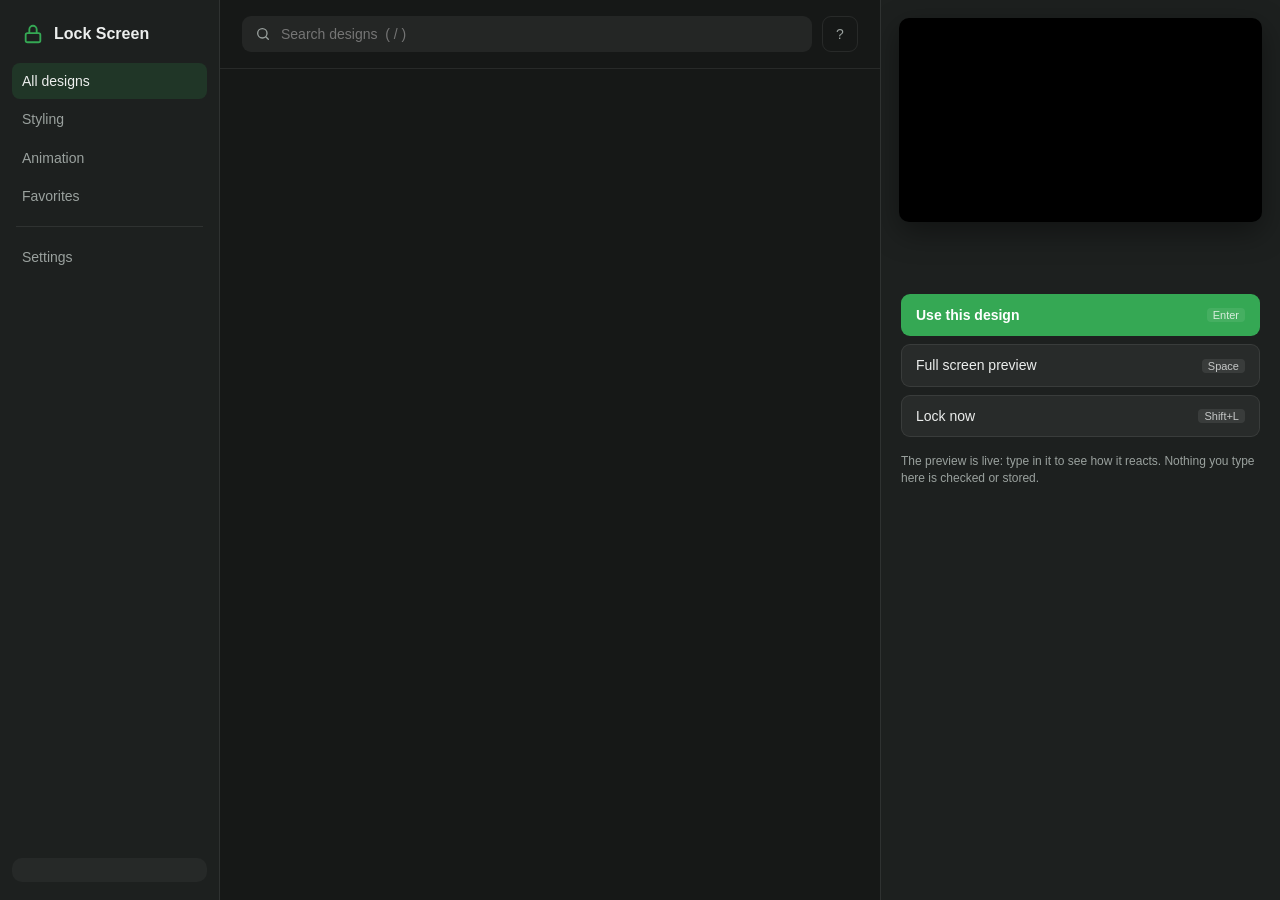
<file: web/explorer/index.html>
<!doctype html>
<html>
<head>
<meta charset="utf-8">
<title>Lock Screen Explorer</title>
<link rel="stylesheet" href="explorer.css">
</head>
<body>
  <aside class="side">
    <div class="brand">
      <svg viewBox="0 0 24 24" fill="none" stroke="currentColor" stroke-width="2" stroke-linecap="round" stroke-linejoin="round"><rect x="4" y="11" width="16" height="10" rx="2"/><path d="M8 11V7a4 4 0 0 1 8 0v4"/></svg>
      <span>Lock Screen</span>
    </div>
    <nav id="nav">
      <button data-view="all" class="active">All designs <span class="count" id="count-all"></span></button>
      <button data-view="Styling">Styling <span class="count" id="count-Styling"></span></button>
      <button data-view="Animation">Animation <span class="count" id="count-Animation"></span></button>
      <button data-view="favorites">Favorites <span class="count" id="count-favorites"></span></button>
      <hr>
      <button data-view="settings">Settings</button>
    </nav>
    <div class="hook" id="hook"></div>
  </aside>

  <main class="main">
    <header class="bar">
      <label class="search">
        <svg viewBox="0 0 24 24" fill="none" stroke="currentColor" stroke-width="2" stroke-linecap="round"><circle cx="11" cy="11" r="7"/><path d="m20 20-3.5-3.5"/></svg>
        <input id="search" placeholder="Search designs  ( / )" autocomplete="off" spellcheck="false">
      </label>
      <button class="ghost" id="keys-btn" title="Keyboard shortcuts (?)">?</button>
    </header>
    <section id="grid" class="grid"></section>
    <section id="settings" class="settings" hidden></section>
    <div id="empty" class="empty" hidden></div>
  </main>

  <aside class="detail" id="detail">
    <div class="stage"><div class="scaler"><iframe id="live" title="Live preview"></iframe></div></div>
    <div class="detail-body">
      <div class="detail-head">
        <h2 id="d-name"></h2>
        <button class="star" id="d-star" title="Favorite (F)"></button>
      </div>
      <p id="d-desc"></p>
      <div class="tags" id="d-tags"></div>
      <div class="actions">
        <button class="primary" id="use">Use this design <kbd>Enter</kbd></button>
        <button id="full">Full screen preview <kbd>Space</kbd></button>
        <button id="lock">Lock now <kbd>Shift+L</kbd></button>
      </div>
      <p class="tip">The preview is live: type in it to see how it reacts. Nothing you type here is checked or stored.</p>
    </div>
  </aside>

  <div class="sheet" id="keys" hidden>
    <div class="sheet-card">
      <h3>Keyboard</h3>
      <dl>
        <dt>← → ↑ ↓ / H J K L</dt><dd>Move through designs</dd>
        <dt>Enter</dt><dd>Use the selected design</dd>
        <dt>Space</dt><dd>Full screen preview (Esc to leave, Ctrl+U plays the unlock)</dd>
        <dt>F</dt><dd>Star / unstar</dd>
        <dt>/</dt><dd>Search</dd>
        <dt>Tab</dt><dd>Next section</dd>
        <dt>Shift+L</dt><dd>Lock the screen now</dd>
        <dt>S</dt><dd>Settings</dd>
        <dt>Esc</dt><dd>Clear search, close this, or close the explorer</dd>
      </dl>
    </div>
  </div>
  <div class="toast" id="toast"></div>
<script src="explorer.js"></script>
</body>
</html>
</file>
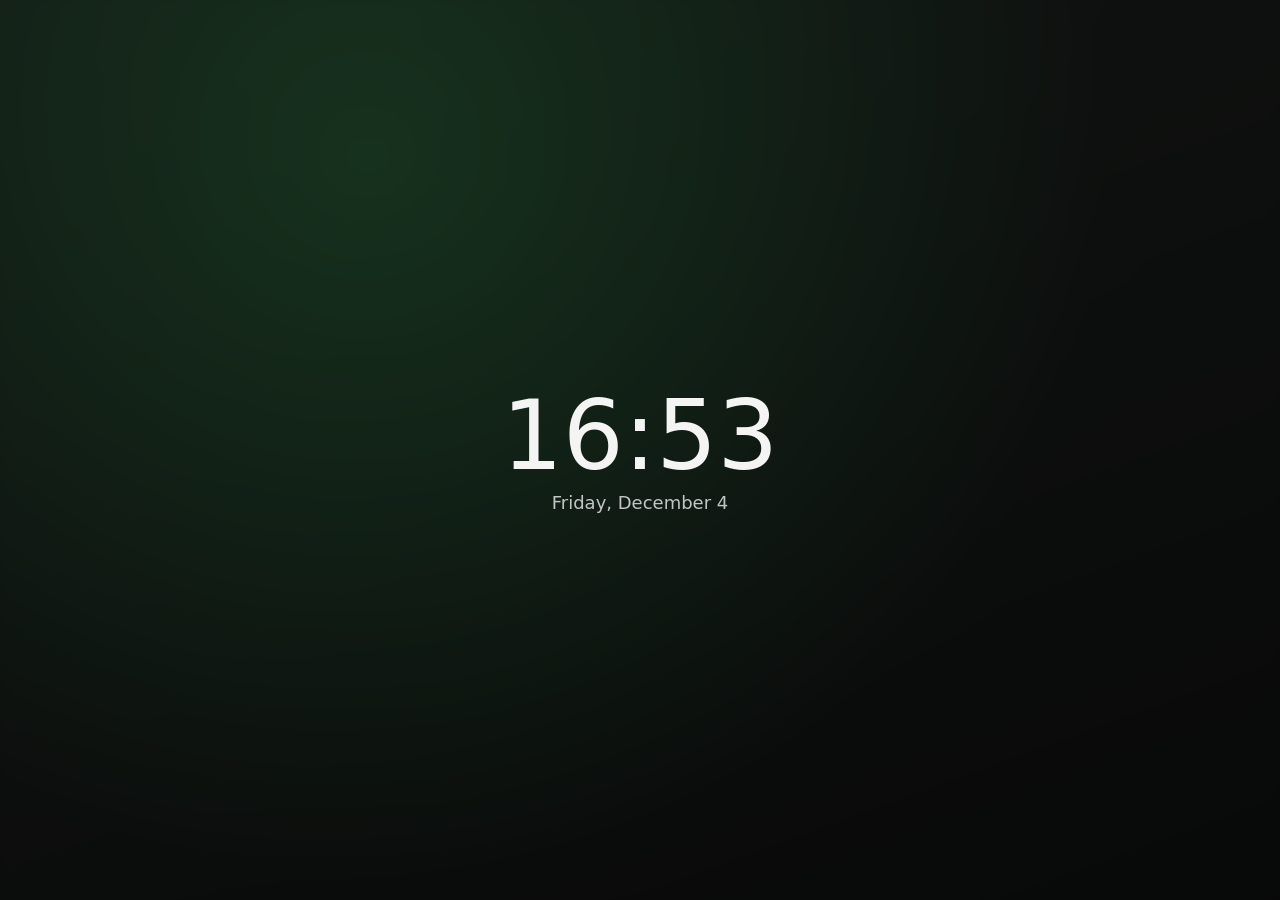
<file: web/designs/_clock.html>
<!doctype html>
<html>
<head>
<meta charset="utf-8">
<title>Clock</title>
<!-- Shown on every monitor except the primary one. Not listed in the explorer. -->
<link rel="stylesheet" href="../lib/lock.css">
<script src="../lib/lock.js"></script>
<style>
  body { display: grid; place-items: center; }
  .stack { position: relative; text-align: center; }
  .time { font-size: 96px; font-weight: 200; line-height: 1; }
  .date { margin-top: 8px; font-size: 18px; color: rgba(255,255,255,.75); }
</style>
</head>
<body>
  <div class="ml-wallpaper"></div>
  <div class="stack">
    <div class="time" data-ml-time></div>
    <div class="date" data-ml-date="long"></div>
  </div>
</body>
</html>
</file>
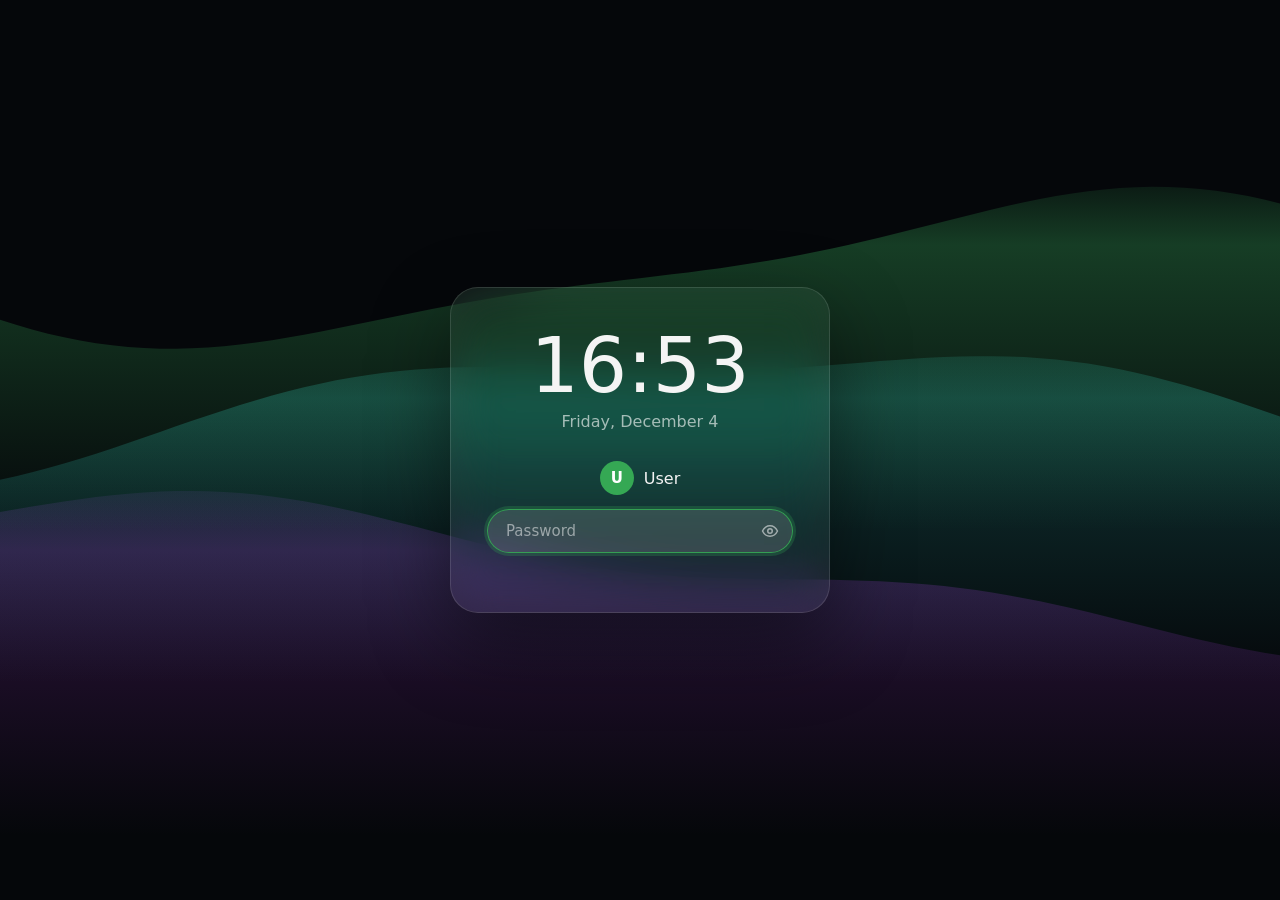
<file: web/designs/aurora.html>
<!doctype html>
<html>
<head>
<meta charset="utf-8">
<title>Aurora</title>
<script type="application/json" id="meta">
{ "name": "Aurora", "description": "Slow ribbons of light in your accent colour drift behind a frosted card.",
  "tags": ["animated", "gradient", "glass"], "category": "Animation", "order": 20 }
</script>
<link rel="stylesheet" href="../lib/lock.css">
<script src="../lib/lock.js"></script>
<style>
  body { background: #05070a; display: grid; place-items: center; }
  canvas { position: fixed; inset: 0; width: 100%; height: 100%; }
  .card {
    position: relative; width: 380px; padding: 40px 36px 30px; border-radius: 28px; text-align: center;
    background: rgba(255,255,255,.06); border: 1px solid rgba(255,255,255,.12);
    backdrop-filter: blur(24px) saturate(140%);
    box-shadow: 0 30px 80px rgba(0,0,0,.45);
  }
  .time { font-size: 76px; font-weight: 300; line-height: 1; }
  .date { margin-top: 8px; color: var(--muted); }
  .who { margin: 30px 0 14px; display: flex; align-items: center; justify-content: center; gap: 10px; font-weight: 500; }
  .ml-avatar { width: 34px; height: 34px; font-size: 15px; }
  .ml-field { width: 100%; }
  .ml-status { margin-top: 10px; }
</style>
</head>
<body>
  <canvas id="sky"></canvas>
  <div class="card">
    <div class="time" data-ml-time></div>
    <div class="date" data-ml-date="long"></div>
    <div class="who"><div class="ml-avatar" data-ml-avatar></div><span data-ml-name></span></div>
    <label class="ml-field" data-ml-field><input data-ml-password><button class="ml-reveal" data-ml-reveal></button></label>
    <div class="ml-status" data-ml-status></div>
  </div>
<script>
  const [r, g, b] = MintLock.rgb();
  // A second hue, rotated from the accent, keeps the ribbons from looking flat.
  function shift([r, g, b], deg) {
    const a = deg * Math.PI / 180, c = Math.cos(a), s = Math.sin(a), k = 1 / 3, q = Math.sqrt(k);
    const m = [c + (1 - c) * k, k * (1 - c) - q * s, k * (1 - c) + q * s];
    const ch = (x, y, z) => Math.max(0, Math.min(255, Math.round(x * m[0] + y * m[1] + z * m[2])));
    return [ch(r, g, b), ch(b, r, g), ch(g, b, r)];
  }
  const cols = [[r, g, b], shift([r, g, b], 50), shift([r, g, b], -60)];
  let energy = 0;
  MintLock.on("key", () => { energy = Math.min(1, energy + 0.25); });
  MintLock.on("auth", (s) => { if (s === "failed") energy = -1; });
  MintLock.canvas("#sky", (ctx, w, h, dt, t) => {
    energy += (0 - energy) * Math.min(1, dt * 1.5);
    ctx.globalCompositeOperation = "source-over";
    ctx.fillStyle = "#05070a"; ctx.fillRect(0, 0, w, h);
    ctx.globalCompositeOperation = "lighter";
    const speed = 1 + Math.max(0, energy) * 2;
    for (let i = 0; i < 3; i++) {
      const [cr, cg, cb] = cols[i];
      const base = h * (0.3 + i * 0.17);
      ctx.beginPath();
      for (let x = 0; x <= w; x += 16) {
        const y = base + Math.sin(x / (260 + i * 90) + t * 0.25 * speed + i * 2) * 70
                       + Math.sin(x / 120 + t * 0.4 * speed + i) * 18 * (1 + Math.abs(energy));
        x === 0 ? ctx.moveTo(x, y) : ctx.lineTo(x, y);
      }
      ctx.lineTo(w, h); ctx.lineTo(0, h); ctx.closePath();
      const grad = ctx.createLinearGradient(0, base - 120, 0, base + 260);
      const a = energy < 0 ? 0.18 : 0.32 + energy * 0.2;
      grad.addColorStop(0, `rgba(${cr},${cg},${cb},0)`);
      grad.addColorStop(0.25, `rgba(${energy < 0 ? 255 : cr},${energy < 0 ? 80 : cg},${energy < 0 ? 80 : cb},${a})`);
      grad.addColorStop(1, `rgba(${cr},${cg},${cb},0)`);
      ctx.fillStyle = grad; ctx.fill();
    }
  });
</script>
</body>
</html>
</file>
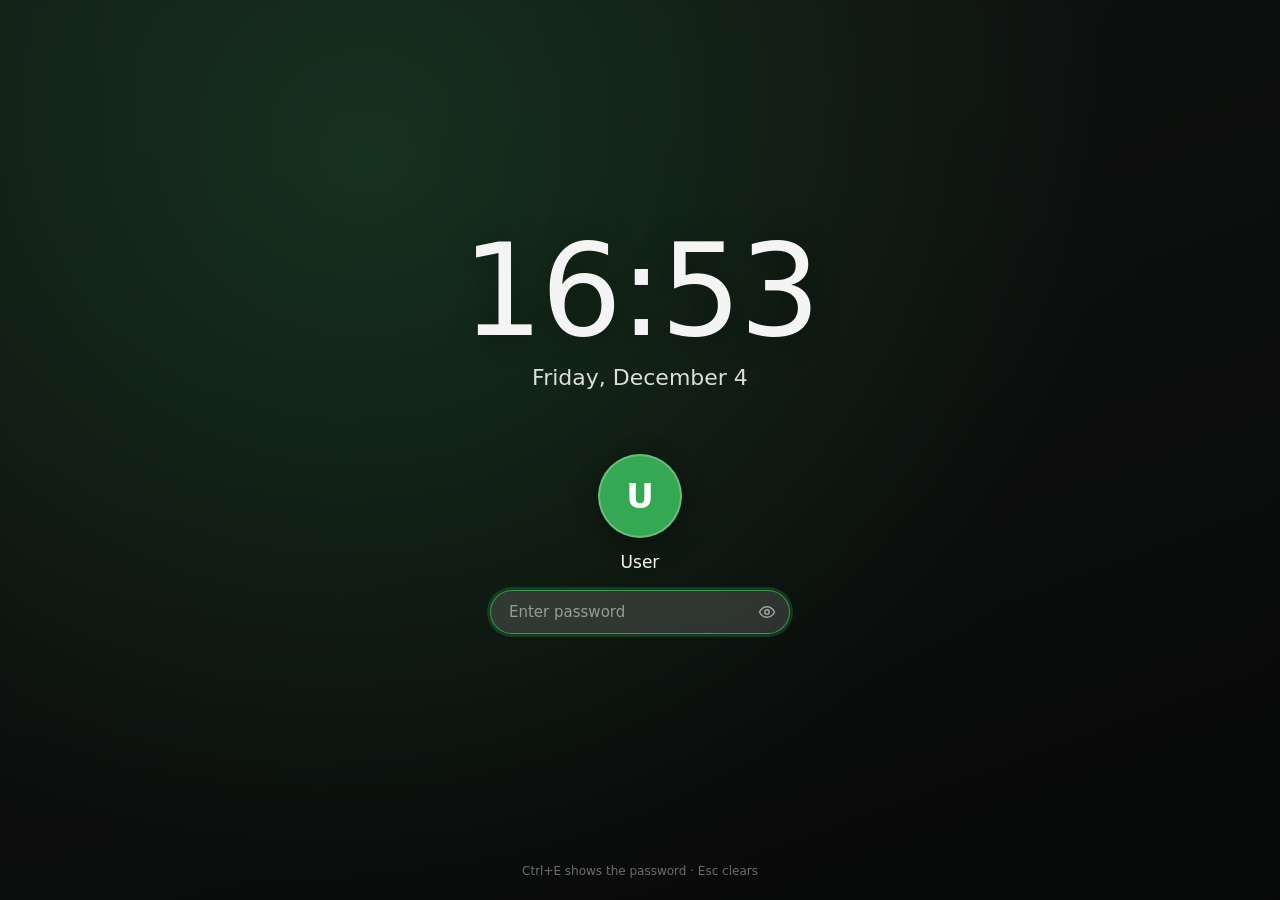
<file: web/designs/classic.html>
<!doctype html>
<html>
<head>
<meta charset="utf-8">
<title>Classic</title>
<script type="application/json" id="meta">
{ "name": "Classic", "description": "Big clock over your blurred wallpaper, with your picture and the password underneath.",
  "tags": ["wallpaper", "minimal", "avatar"], "category": "Styling", "order": 1 }
</script>
<link rel="stylesheet" href="../lib/lock.css">
<script src="../lib/lock.js"></script>
<style>
  body { display: grid; place-items: center; }
  .stack { position: relative; display: flex; flex-direction: column; align-items: center; text-align: center; }
  .time { font-size: 128px; font-weight: 200; letter-spacing: -0.02em; line-height: 1; text-shadow: 0 2px 30px rgba(0,0,0,.35); }
  .date { margin-top: 10px; font-size: 22px; font-weight: 400; color: rgba(255,255,255,.85); }
  .message { margin-top: 8px; font-size: 15px; color: var(--muted); }
  .user { margin-top: 64px; display: flex; flex-direction: column; align-items: center; gap: 14px; }
  .ml-avatar { width: 84px; height: 84px; font-size: 34px; box-shadow: 0 6px 24px rgba(0,0,0,.35); border: 2px solid rgba(255,255,255,.25); }
  .name { font-size: 17px; font-weight: 500; }
  .ml-field { margin-top: 4px; backdrop-filter: blur(6px); }
  .ml-status { margin-top: 6px; }
  .hint { position: fixed; bottom: 22px; left: 0; right: 0; text-align: center; font-size: 12px; color: rgba(255,255,255,.4); }
</style>
</head>
<body>
  <div class="ml-wallpaper"></div>
  <main class="stack">
    <div class="time" data-ml-time></div>
    <div class="date" data-ml-date="long"></div>
    <div class="message" data-ml-message></div>
    <div class="user">
      <div class="ml-avatar" data-ml-avatar></div>
      <div class="name" data-ml-name></div>
      <label class="ml-field" data-ml-field>
        <input data-ml-password placeholder="Enter password">
        <button class="ml-reveal" data-ml-reveal></button>
      </label>
      <div class="ml-status" data-ml-status></div>
    </div>
  </main>
  <div class="hint">Ctrl+E shows the password · Esc clears</div>
</body>
</html>
</file>
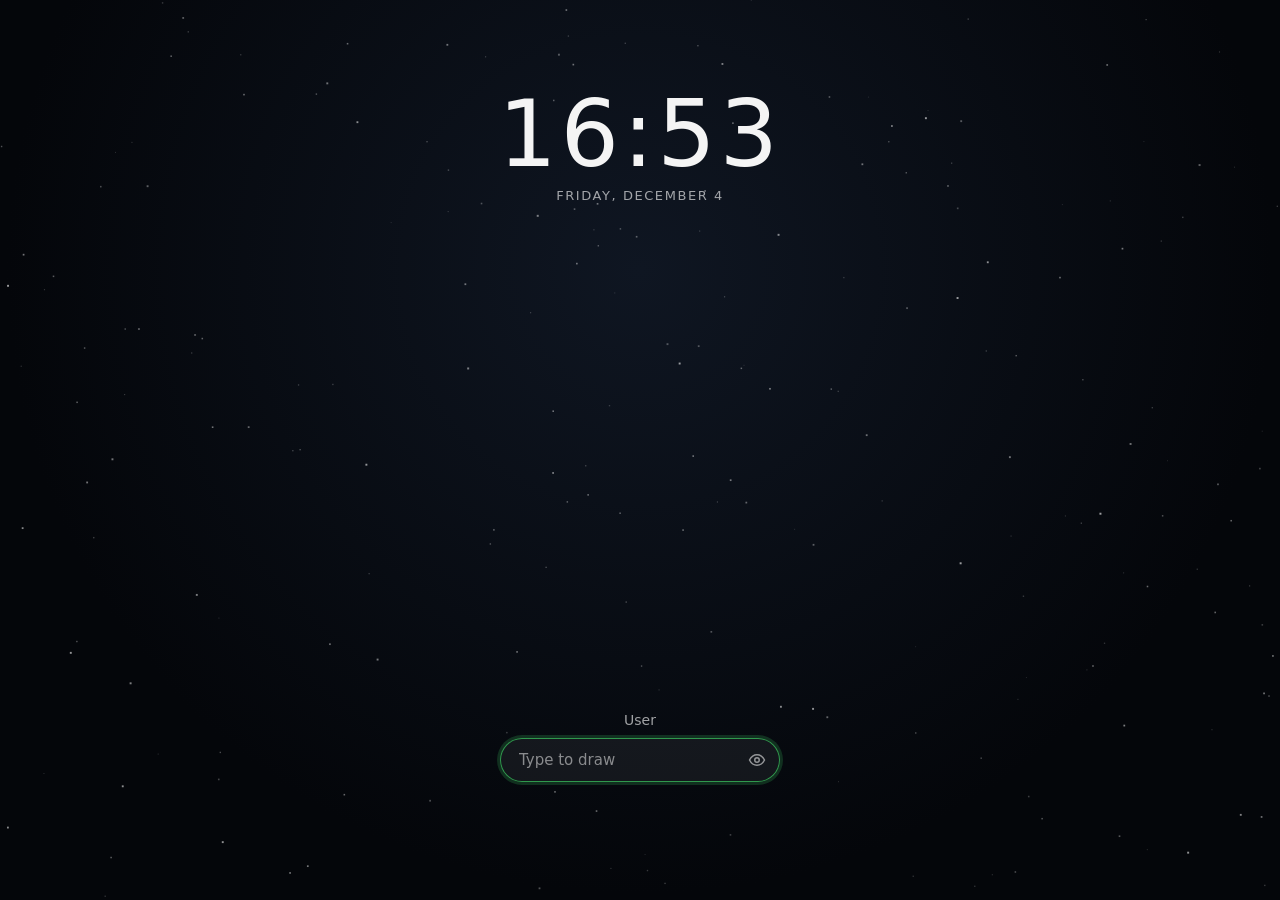
<file: web/designs/constellation.html>
<!doctype html>
<html>
<head>
<meta charset="utf-8">
<title>Constellation</title>
<script type="application/json" id="meta">
{ "name": "Constellation", "description": "Each key you press lights a star and joins it to the last; a wrong password scatters them.",
  "tags": ["animated", "typing", "space"], "category": "Animation", "order": 21 }
</script>
<link rel="stylesheet" href="../lib/lock.css">
<script src="../lib/lock.js"></script>
<style>
  body { background: radial-gradient(ellipse at 50% 30%, #0f1622, #04060a 70%); }
  canvas { position: fixed; inset: 0; width: 100%; height: 100%; }
  .top { position: fixed; top: 9vh; left: 0; right: 0; text-align: center; }
  .time { font-size: 92px; font-weight: 200; letter-spacing: .04em; }
  .date { color: var(--muted); letter-spacing: .12em; text-transform: uppercase; font-size: 13px; }
  .bottom { position: fixed; bottom: 10vh; left: 0; right: 0; display: flex; flex-direction: column; align-items: center; gap: 10px; }
  .ml-field { background: rgba(255,255,255,.06); width: 280px; }
  .name { font-size: 14px; color: var(--muted); }
</style>
</head>
<body>
  <canvas id="c"></canvas>
  <div class="top"><div class="time" data-ml-time></div><div class="date" data-ml-date="long"></div></div>
  <div class="bottom">
    <div class="name" data-ml-name></div>
    <label class="ml-field" data-ml-field><input data-ml-password placeholder="Type to draw"><button class="ml-reveal" data-ml-reveal></button></label>
    <div class="ml-status" data-ml-status></div>
  </div>
<script>
  const [ar, ag, ab] = MintLock.rgb();
  const dust = Array.from({ length: 220 }, () => ({ x: Math.random(), y: Math.random(), z: Math.random(), p: Math.random() * 6 }));
  let stars = [];   // typed stars
  let scatter = 0;
  MintLock.on("key", (k) => {
    if (k.kind === "char") {
      const prev = stars[stars.length - 1];
      let x = prev ? prev.tx + (Math.random() - 0.5) * 0.22 : 0.35 + Math.random() * 0.3;
      let y = prev ? prev.ty + (Math.random() - 0.5) * 0.18 : 0.42 + Math.random() * 0.14;
      x = Math.min(0.85, Math.max(0.15, x)); y = Math.min(0.66, Math.max(0.3, y));
      stars.push({ tx: x, ty: y, x, y, vx: 0, vy: 0, born: performance.now() / 1000 });
    } else if (k.kind === "backspace") stars.pop();
    else if (k.kind === "clear" && scatter <= 0) stars = [];
  });
  MintLock.on("auth", (s) => {
    if (s === "failed") {
      scatter = 1.2;
      stars.forEach((s) => { const a = Math.random() * 6.28; s.vx = Math.cos(a) * 0.6; s.vy = Math.sin(a) * 0.6; });
    }
  });
  MintLock.on("unlock", () => { stars.forEach((s) => { s.vy = -1.5; }); scatter = 1; });
  MintLock.canvas("#c", (ctx, w, h, dt, t) => {
    ctx.clearRect(0, 0, w, h);
    for (const d of dust) {
      const tw = 0.35 + 0.65 * Math.abs(Math.sin(t * (0.3 + d.z) + d.p));
      ctx.fillStyle = `rgba(255,255,255,${0.12 + 0.5 * d.z * tw})`;
      ctx.fillRect(d.x * w, d.y * h, 1 + d.z, 1 + d.z);
    }
    if (scatter > 0) {
      scatter -= dt;
      stars.forEach((s) => { s.x += s.vx * dt; s.y += s.vy * dt; });
      if (scatter <= 0) stars = [];
    }
    const alpha = scatter > 0 ? Math.max(0, scatter) : 1;
    ctx.lineWidth = 1;
    ctx.strokeStyle = `rgba(${ar},${ag},${ab},${0.45 * alpha})`;
    ctx.beginPath();
    stars.forEach((s, i) => { i ? ctx.lineTo(s.x * w, s.y * h) : ctx.moveTo(s.x * w, s.y * h); });
    ctx.stroke();
    for (const s of stars) {
      const age = t - s.born, r = 2.5 + Math.max(0, 6 - age * 20);
      const g = ctx.createRadialGradient(s.x * w, s.y * h, 0, s.x * w, s.y * h, r * 5);
      g.addColorStop(0, `rgba(255,255,255,${alpha})`);
      g.addColorStop(0.2, `rgba(${ar},${ag},${ab},${0.7 * alpha})`);
      g.addColorStop(1, `rgba(${ar},${ag},${ab},0)`);
      ctx.fillStyle = g;
      ctx.beginPath(); ctx.arc(s.x * w, s.y * h, r * 5, 0, 6.29); ctx.fill();
    }
  });
</script>
</body>
</html>
</file>
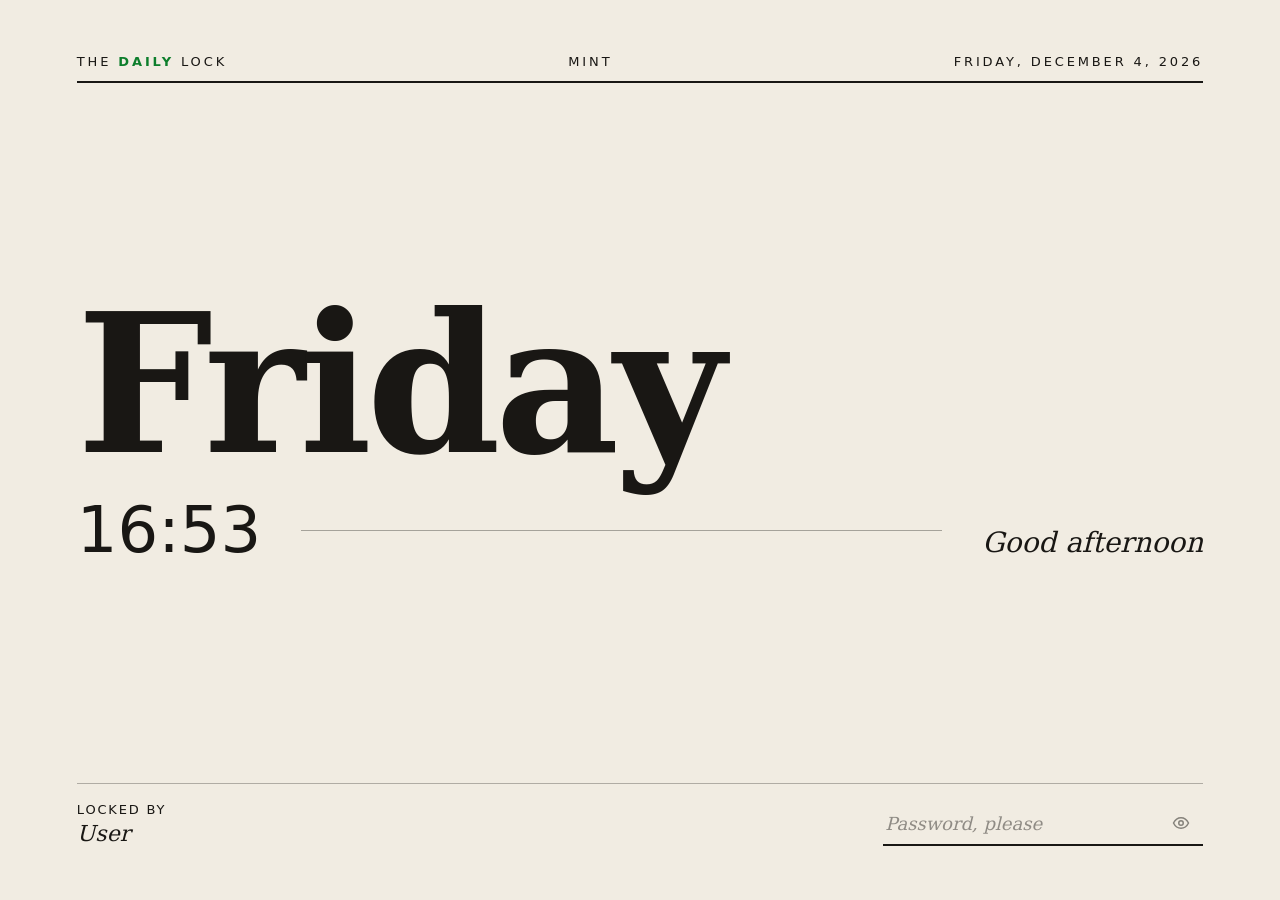
<file: web/designs/editorial.html>
<!doctype html>
<html>
<head>
<meta charset="utf-8">
<title>Editorial</title>
<script type="application/json" id="meta">
{ "name": "Editorial", "description": "Magazine-cover type: the weekday set huge in serif, the date as a folio, a quiet line to sign in.",
  "tags": ["typography", "light", "serif"], "category": "Styling", "order": 5 }
</script>
<link rel="stylesheet" href="../lib/lock.css">
<script src="../lib/lock.js"></script>
<style>
  :root { color-scheme: light; --ink: #191714; --paper: #f1ece2; }
  body { background: var(--paper); color: var(--ink); font-family: var(--serif); padding: 6vh 6vw; display: grid; grid-template-rows: auto 1fr auto; }
  header { display: flex; justify-content: space-between; align-items: baseline; border-bottom: 2px solid var(--ink); padding-bottom: 12px;
    font-family: var(--font); font-size: 13px; letter-spacing: .22em; text-transform: uppercase; }
  header b { color: var(--accent); filter: brightness(.7) saturate(1.4); }
  .hero { align-self: center; }
  .weekday { font-size: clamp(80px, 15vw, 240px); line-height: .9; font-weight: 700; letter-spacing: -.03em; margin: 0; }
  .sub { display: flex; gap: 40px; align-items: baseline; margin-top: 22px; font-size: 28px; font-style: italic; }
  .time { font-family: var(--font); font-style: normal; font-weight: 300; font-size: 64px; }
  .rule { flex: 1; height: 1px; background: var(--ink); opacity: .35; align-self: center; }
  footer { display: flex; align-items: flex-end; gap: 28px; border-top: 1px solid rgba(25,23,20,.3); padding-top: 18px; font-family: var(--font); }
  .byline { font-size: 13px; letter-spacing: .14em; text-transform: uppercase; }
  .byline span { display: block; font-size: 22px; letter-spacing: 0; text-transform: none; font-family: var(--serif); font-style: italic; margin-top: 4px; }
  .ml-field { margin-left: auto; width: 320px; border-radius: 0; background: transparent; border: 0; border-bottom: 2px solid var(--ink); padding-left: 0; }
  .ml-field:focus-within { box-shadow: none; border-color: var(--ink); }
  .ml-field input { color: var(--ink); caret-color: var(--ink); font-size: 18px; }
  .ml-field input::placeholder { color: rgba(25,23,20,.45); font-style: italic; font-family: var(--serif); }
  .ml-reveal { color: rgba(25,23,20,.5); }
  .ml-reveal:hover { background: rgba(0,0,0,.06); color: var(--ink); }
  .ml-status { position: absolute; right: 6vw; bottom: 2.4vh; color: rgba(25,23,20,.6); }
  .ml-status[data-kind="error"] { color: #b3261e; }
  .message { font-size: 22px; font-style: italic; margin-top: 16px; max-width: 60ch; }
</style>
</head>
<body>
  <header><span>The <b>Daily</b> Lock</span><span data-ml-host></span><span data-ml-date="full"></span></header>
  <section class="hero">
    <h1 class="weekday" data-ml-date="weekday"></h1>
    <div class="sub"><span class="time" data-ml-time></span><span class="rule"></span><span data-ml-greeting></span></div>
    <div class="message" data-ml-message></div>
  </section>
  <footer>
    <div class="byline">Locked by<span data-ml-name></span></div>
    <label class="ml-field" data-ml-field><input data-ml-password placeholder="Password, please"><button class="ml-reveal" data-ml-reveal></button></label>
  </footer>
  <div class="ml-status" data-ml-status></div>
</body>
</html>
</file>
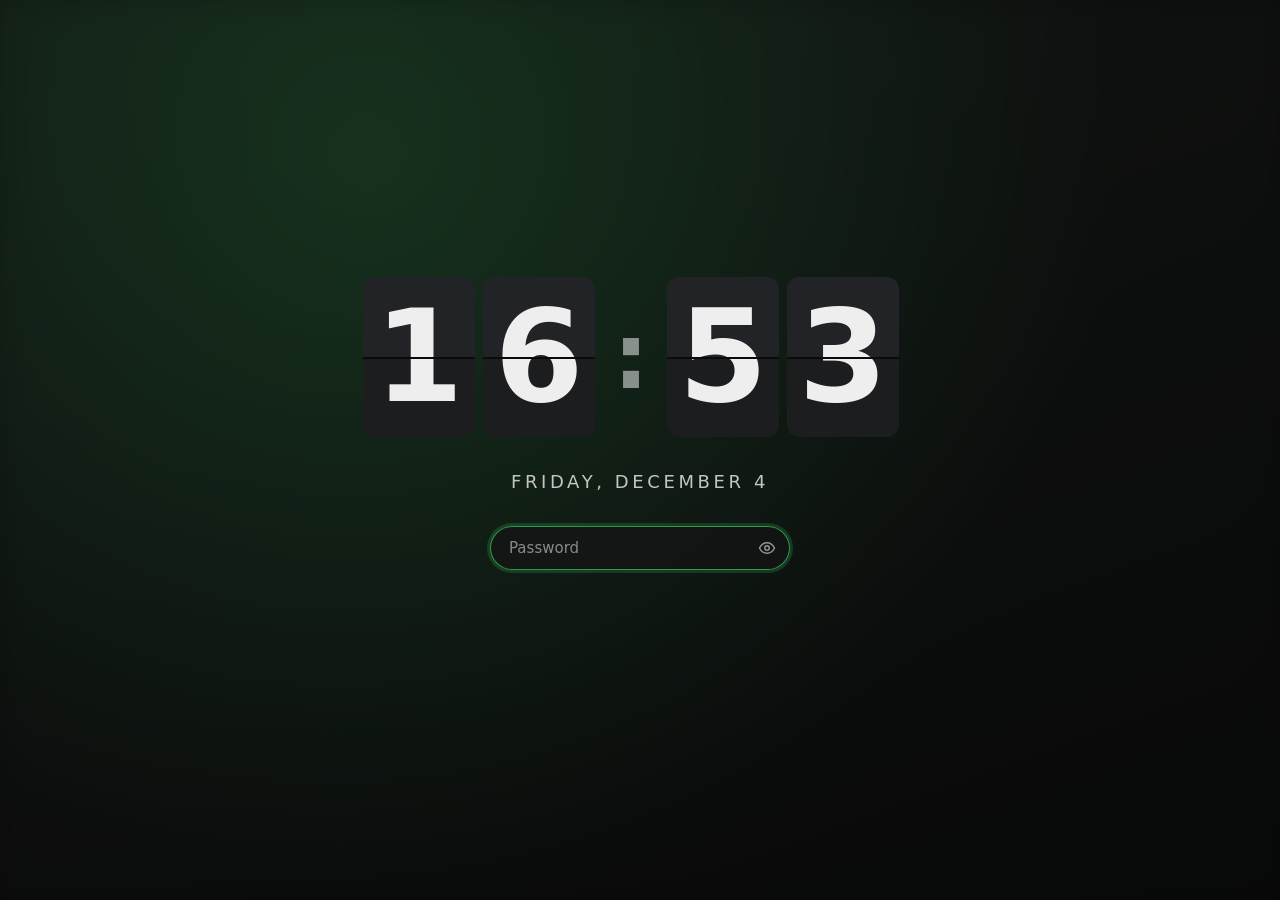
<file: web/designs/flip.html>
<!doctype html>
<html>
<head>
<meta charset="utf-8">
<title>Flip</title>
<script type="application/json" id="meta">
{ "name": "Flip", "description": "A split-flap clock whose cards fold over as the minutes change.",
  "tags": ["animated", "clock", "retro"], "category": "Animation", "order": 22 }
</script>
<link rel="stylesheet" href="../lib/lock.css">
<script src="../lib/lock.js"></script>
<style>
  body { display: grid; place-items: center; }
  .ml-wallpaper { filter: blur(calc(var(--blur) * 1.6)); }
  main { position: relative; display: flex; flex-direction: column; align-items: center; gap: 34px; }
  .clock { display: flex; gap: 18px; perspective: 900px; }
  .group { display: flex; gap: 8px; }
  .card { position: relative; width: 112px; height: 160px; font: 600 128px/160px var(--font); text-align: center; color: #eee; }
  .half { position: absolute; left: 0; right: 0; height: 50%; overflow: hidden; background: #1c1d1f; }
  .half span { display: block; height: 160px; }
  .top { top: 0; border-radius: 12px 12px 0 0; background: #222326; }
  .bottom { bottom: 0; border-radius: 0 0 12px 12px; }
  .bottom span { transform: translateY(-50%); }
  .card::after { content: ""; position: absolute; left: 0; right: 0; top: 50%; height: 2px; background: #0a0a0a; z-index: 5; }
  .flap { position: absolute; left: 0; right: 0; top: 0; height: 50%; transform-origin: bottom; z-index: 4; backface-visibility: hidden; }
  .flap.go { animation: fold .5s cubic-bezier(.5, 0, .7, 1) forwards; }
  @keyframes fold { to { transform: rotateX(-90deg); } }
  .flap2 { position: absolute; left: 0; right: 0; bottom: 0; height: 50%; transform-origin: top; z-index: 4; transform: rotateX(90deg); }
  .flap2.go { animation: unfold .35s .5s cubic-bezier(.3, 0, .2, 1) forwards; }
  @keyframes unfold { to { transform: rotateX(0); } }
  .colon { font: 600 90px/160px var(--font); color: rgba(255,255,255,.5); }
  .ampm { align-self: flex-end; font-weight: 600; color: var(--muted); margin-bottom: 10px; }
  .date { font-size: 18px; letter-spacing: .2em; text-transform: uppercase; color: rgba(255,255,255,.75); }
  .ml-field { background: rgba(20,20,22,.7); }
</style>
</head>
<body>
  <div class="ml-wallpaper"></div>
  <main>
    <div class="clock">
      <div class="group" id="hh"></div><div class="colon">:</div><div class="group" id="mm"></div>
      <div class="ampm" id="ampm"></div>
    </div>
    <div class="date" data-ml-date="long"></div>
    <label class="ml-field" data-ml-field><input data-ml-password><button class="ml-reveal" data-ml-reveal></button></label>
    <div class="ml-status" data-ml-status></div>
  </main>
<script>
  function makeCard() {
    const c = document.createElement("div"); c.className = "card";
    c.innerHTML = '<div class="half top"><span></span></div><div class="half bottom"><span></span></div>';
    c.value = null; return c;
  }
  const slots = { hh: [makeCard(), makeCard()], mm: [makeCard(), makeCard()] };
  for (const k in slots) slots[k].forEach((c) => document.getElementById(k).appendChild(c));

  function setCard(card, v) {
    if (card.value === v) return;
    const old = card.value;
    card.value = v;
    const top = card.querySelector(".top span"), bottom = card.querySelector(".bottom span");
    if (old === null || MintLock.env.reduceMotion) { top.textContent = bottom.textContent = v; return; }
    // New digit underneath; the old top folds down, then the new bottom unfolds.
    top.textContent = v;
    const f1 = document.createElement("div"); f1.className = "half top flap"; f1.innerHTML = `<span>${old}</span>`;
    const f2 = document.createElement("div"); f2.className = "half bottom flap2"; f2.innerHTML = `<span>${v}</span>`;
    card.append(f1, f2);
    requestAnimationFrame(() => { f1.classList.add("go"); f2.classList.add("go"); });
    setTimeout(() => { bottom.textContent = v; f1.remove(); f2.remove(); }, 900);
  }
  function render() {
    const t = MintLock.time();
    const h = t.h.padStart(2, MintLock.env.clock24 ? "0" : " ");
    setCard(slots.hh[0], h[0].trim()); setCard(slots.hh[1], h[1]);
    setCard(slots.mm[0], t.m[0]); setCard(slots.mm[1], t.m[1]);
    document.getElementById("ampm").textContent = t.ampm;
  }
  MintLock.on("ready", render);
  MintLock.on("tick", render);
</script>
</body>
</html>
</file>
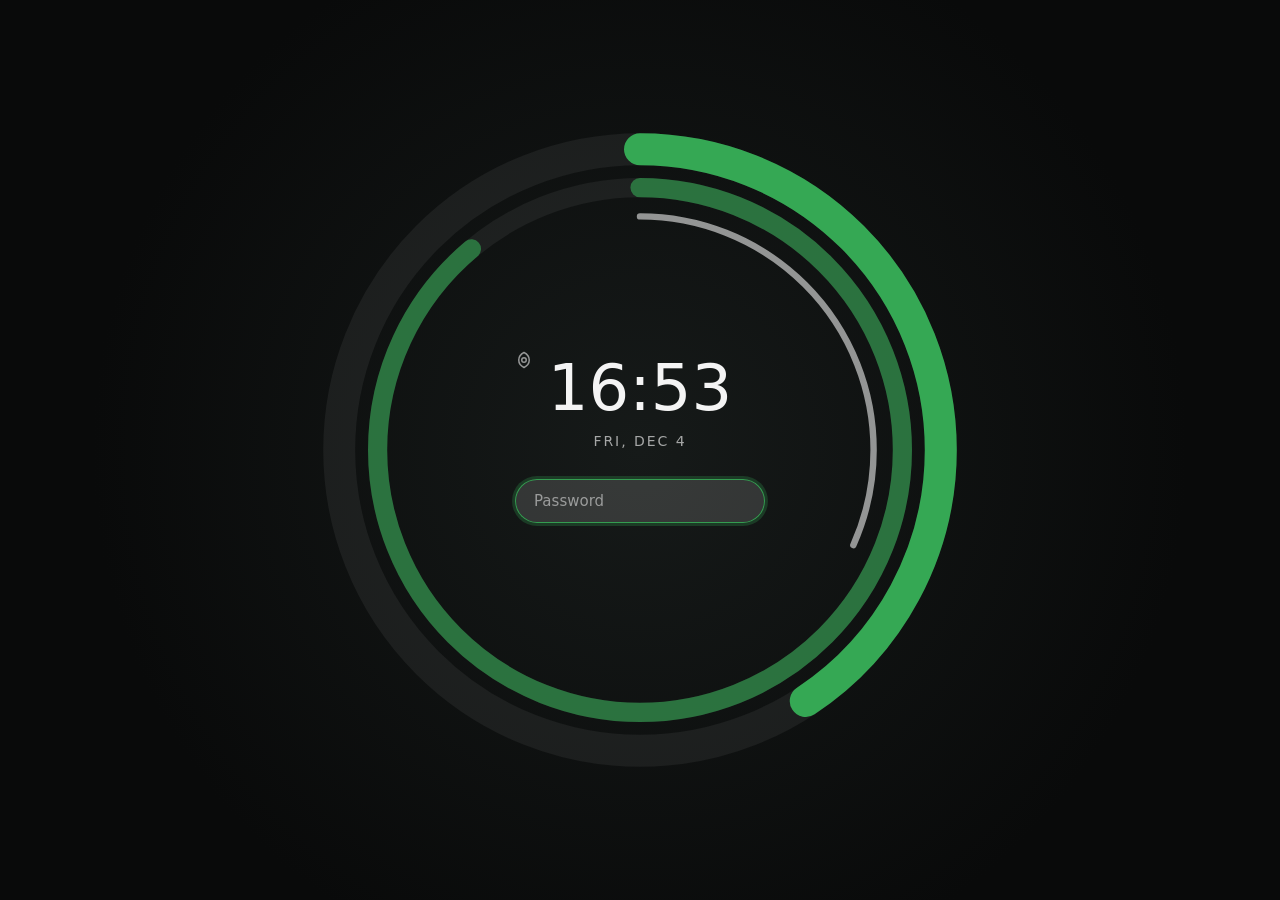
<file: web/designs/orbit.html>
<!doctype html>
<html>
<head>
<meta charset="utf-8">
<title>Orbit</title>
<script type="application/json" id="meta">
{ "name": "Orbit", "description": "Hours, minutes and seconds as three rings closing around the password field.",
  "tags": ["animated", "clock", "geometric"], "category": "Animation", "order": 25 }
</script>
<link rel="stylesheet" href="../lib/lock.css">
<script src="../lib/lock.js"></script>
<style>
  body { background: radial-gradient(circle at 50% 50%, #161a19, #090a0a 70%); display: grid; place-items: center; }
  .wrap { position: relative; width: min(78vh, 640px); aspect-ratio: 1; display: grid; place-items: center; }
  svg { position: absolute; inset: 0; width: 100%; height: 100%; transform: rotate(-90deg); }
  circle { fill: none; stroke-linecap: round; transition: stroke-dashoffset .6s cubic-bezier(.3, .7, .2, 1); }
  .track { stroke: rgba(255,255,255,.06); }
  .h { stroke: var(--accent); stroke-width: 10; }
  .m { stroke: rgba(var(--accent-rgb), .6); stroke-width: 6; }
  .s { stroke: rgba(255,255,255,.55); stroke-width: 2; }
  .center { position: relative; display: flex; flex-direction: column; align-items: center; gap: 8px; }
  .time { font-size: 64px; font-weight: 250; }
  .date { color: var(--muted); font-size: 14px; letter-spacing: .14em; text-transform: uppercase; margin-bottom: 22px; }
  .ml-field { width: 250px; }
  .wrap.fail svg { animation: spin .6s ease; }
  @keyframes spin { 30% { transform: rotate(-110deg); } 60% { transform: rotate(-75deg); } }
</style>
</head>
<body>
  <div class="wrap">
    <svg viewBox="0 0 200 200">
      <circle class="track" cx="100" cy="100" r="94" stroke-width="10"/>
      <circle class="h" cx="100" cy="100" r="94"/>
      <circle class="track" cx="100" cy="100" r="82" stroke-width="6"/>
      <circle class="m" cx="100" cy="100" r="82"/>
      <circle class="s" cx="100" cy="100" r="73"/>
    </svg>
    <div class="center">
      <div class="time" data-ml-time></div>
      <div class="date" data-ml-date="short"></div>
      <label class="ml-field" data-ml-field><input data-ml-password><button class="ml-reveal" data-ml-reveal></button></label>
      <div class="ml-status" data-ml-status></div>
    </div>
  </div>
<script>
  const rings = { h: 94, m: 82, s: 73 };
  for (const k in rings) {
    const c = document.querySelector("circle." + k), len = 2 * Math.PI * rings[k];
    c.style.strokeDasharray = len; rings[k] = { c, len };
  }
  function set(k, frac) {
    // Wrapping from full back to empty should not animate backwards across the dial.
    const r = rings[k], off = r.len * (1 - frac);
    if (frac < 0.02) { r.c.style.transition = "none"; r.c.style.strokeDashoffset = off; void r.c.offsetWidth; r.c.style.transition = ""; }
    else r.c.style.strokeDashoffset = off;
  }
  MintLock.on("tick", (d) => {
    set("h", ((d.getHours() % 12) + d.getMinutes() / 60) / 12);
    set("m", (d.getMinutes() + d.getSeconds() / 60) / 60);
    set("s", d.getSeconds() / 60);
  });
  MintLock.on("auth", (s) => {
    const w = document.querySelector(".wrap");
    if (s === "failed") { w.classList.remove("fail"); void w.offsetWidth; w.classList.add("fail"); }
  });
</script>
</body>
</html>
</file>
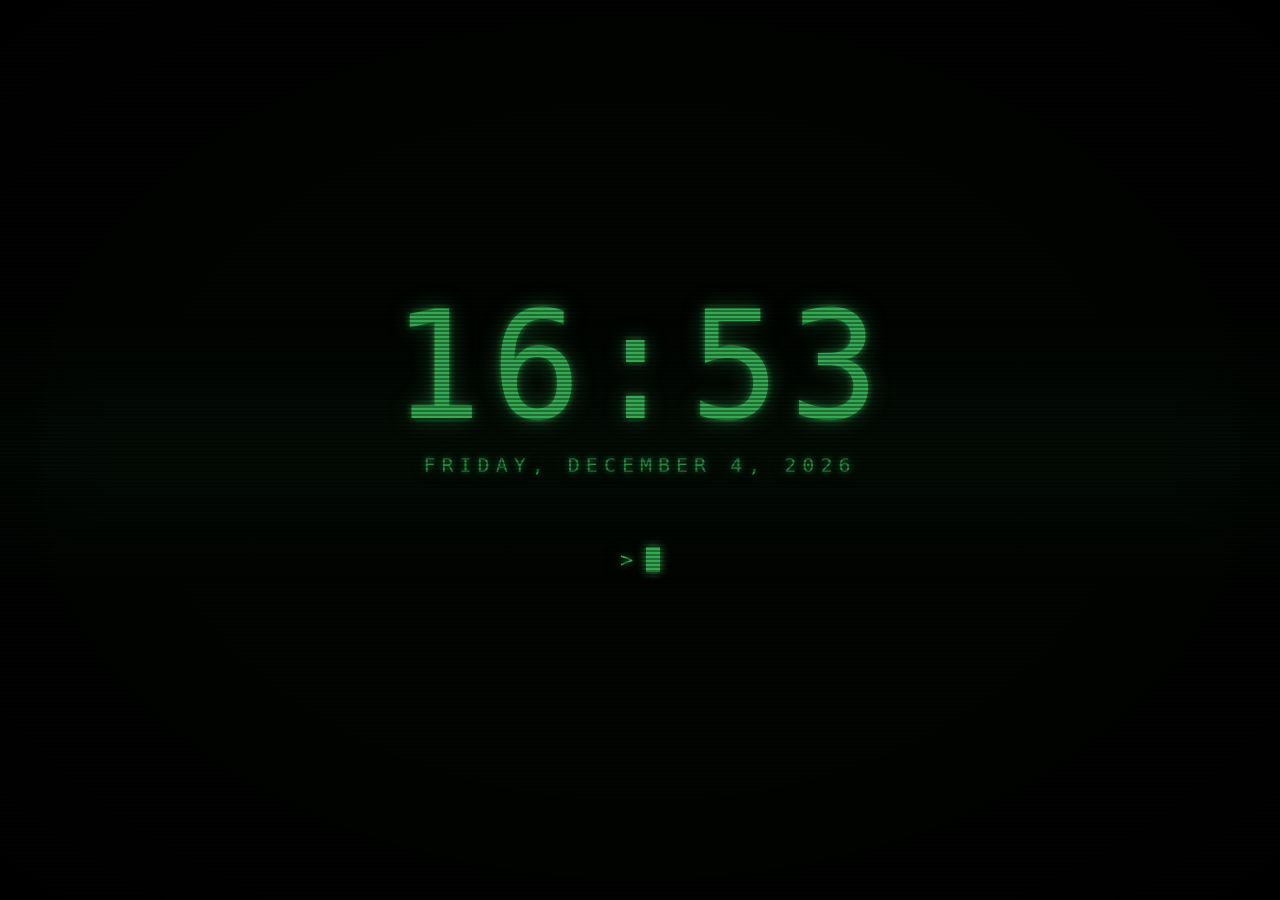
<file: web/designs/phosphor.html>
<!doctype html>
<html>
<head>
<meta charset="utf-8">
<title>Phosphor</title>
<script type="application/json" id="meta">
{ "name": "Phosphor", "description": "An old CRT: glowing scanlines, a curved vignette and a faint flicker.",
  "tags": ["retro", "mono", "animated"], "category": "Animation", "order": 23 }
</script>
<link rel="stylesheet" href="../lib/lock.css">
<script src="../lib/lock.js"></script>
<style>
  :root { --ph: var(--accent); }
  body { background: #020402; font-family: var(--mono); color: var(--ph); display: grid; place-items: center; }
  .screen { position: fixed; inset: 0; display: grid; place-items: center; text-shadow: 0 0 6px rgba(var(--accent-rgb), .8), 0 0 22px rgba(var(--accent-rgb), .45); animation: flicker 4s infinite; }
  @keyframes flicker { 0%, 96%, 100% { opacity: 1; } 97% { opacity: .86; } 98% { opacity: .95; } }
  .scan { position: fixed; inset: 0; pointer-events: none; background: repeating-linear-gradient(transparent 0 2px, rgba(0,0,0,.35) 2px 4px); }
  .sweep { position: fixed; left: 0; right: 0; height: 30vh; pointer-events: none;
    background: linear-gradient(transparent, rgba(var(--accent-rgb), .05), transparent); animation: sweep 7s linear infinite; }
  @keyframes sweep { from { top: -30vh; } to { top: 100vh; } }
  .vignette { position: fixed; inset: 0; pointer-events: none; background: radial-gradient(ellipse at center, transparent 55%, rgba(0,0,0,.85) 100%); }
  .inner { text-align: center; }
  .time { font-size: 150px; line-height: 1; letter-spacing: .06em; }
  .date { font-size: 20px; letter-spacing: .3em; text-transform: uppercase; margin-top: 12px; opacity: .8; }
  .field { margin-top: 70px; font-size: 22px; display: flex; justify-content: center; white-space: pre; }
  .field input { position: absolute; opacity: 0; width: 1px; }
  .cur { display: inline-block; width: .62em; background: var(--ph); box-shadow: 0 0 10px var(--ph); animation: blink 1s steps(1) infinite; }
  @keyframes blink { 50% { opacity: 0; } }
  .ml-status { margin-top: 16px; color: var(--ph); font-size: 15px; letter-spacing: .1em; }
  .ml-status[data-kind="error"] { color: #ff6a5a; text-shadow: 0 0 8px #ff6a5a; }
  .ml-shake { animation: glitch .4s steps(2); }
  @keyframes glitch { 25% { transform: translate(-6px, 2px) skewX(8deg); } 50% { transform: translate(5px, -2px); } 75% { transform: translate(-3px, 1px) skewX(-5deg); } }
  html.ml-unlocking body { transition: transform .35s ease-in, opacity .35s; transform: scaleY(.005) scaleX(1.1); opacity: 0; }
</style>
</head>
<body>
  <div class="screen">
    <div class="inner">
      <div class="time" data-ml-time></div>
      <div class="date" data-ml-date="full"></div>
      <label class="field" data-ml-field><span>&gt; </span><span class="typed"></span><span class="cur">&nbsp;</span><input data-ml-password></label>
      <div class="ml-status" data-ml-status></div>
    </div>
  </div>
  <div class="sweep"></div><div class="scan"></div><div class="vignette"></div>
<script>
  const typed = document.querySelector(".typed");
  MintLock.on("key", (k) => { if (k.kind !== "submit") typed.textContent = "*".repeat(Math.min(k.length, 24)); });
  MintLock.on("auth", (s) => { if (s === "busy") typed.textContent = "CHECKING"; if (s === "failed") typed.textContent = ""; });
</script>
</body>
</html>
</file>
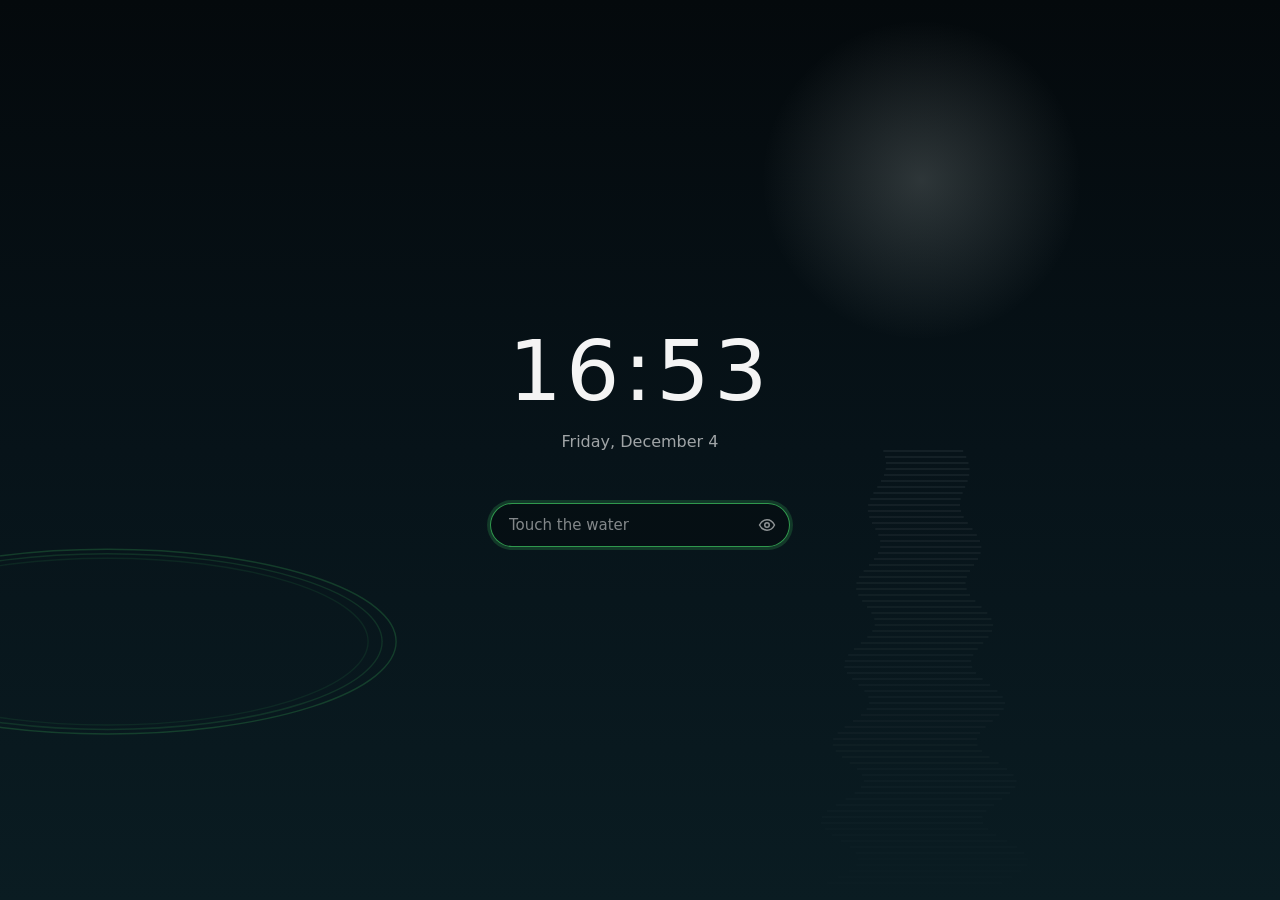
<file: web/designs/pond.html>
<!doctype html>
<html>
<head>
<meta charset="utf-8">
<title>Pond</title>
<script type="application/json" id="meta">
{ "name": "Pond", "description": "Still water at night; every key drops a ripple, Enter sends one across the whole pond.",
  "tags": ["animated", "typing", "calm"], "category": "Animation", "order": 24 }
</script>
<link rel="stylesheet" href="../lib/lock.css">
<script src="../lib/lock.js"></script>
<style>
  body { background: #061014; }
  canvas { position: fixed; inset: 0; width: 100%; height: 100%; }
  .ui { position: fixed; inset: 0; display: flex; flex-direction: column; align-items: center; justify-content: center; gap: 12px; }
  .time { font-size: 84px; font-weight: 200; letter-spacing: .05em; }
  .date { color: var(--muted); margin-bottom: 40px; }
  .ml-field { background: rgba(0,0,0,.25); border-color: rgba(255,255,255,.12); }
</style>
</head>
<body>
  <canvas id="c"></canvas>
  <div class="ui">
    <div class="time" data-ml-time></div>
    <div class="date" data-ml-date="long"></div>
    <label class="ml-field" data-ml-field><input data-ml-password placeholder="Touch the water"><button class="ml-reveal" data-ml-reveal></button></label>
    <div class="ml-status" data-ml-status></div>
  </div>
<script>
  const [ar, ag, ab] = MintLock.rgb();
  let rings = [];
  const drop = (x, y, big = false, color = null) =>
    rings.push({ x, y, r: 0, life: 1, speed: big ? 520 : 140 + Math.random() * 60, big, color });
  for (let i = 0; i < 3; i++) setTimeout(() => drop(Math.random(), 0.5 + Math.random() * 0.4), i * 1600);
  setInterval(() => { if (rings.length < 4) drop(Math.random(), 0.55 + Math.random() * 0.4); }, 4200);
  MintLock.on("key", (k) => {
    if (k.kind === "char") drop(0.15 + Math.random() * 0.7, 0.55 + Math.random() * 0.4);
    if (k.kind === "submit") drop(0.5, 0.62, true);
  });
  MintLock.on("auth", (s) => { if (s === "failed") drop(0.5, 0.62, true, "255,110,100"); });
  MintLock.on("unlock", () => { for (let i = 0; i < 5; i++) drop(Math.random(), Math.random(), true); });
  MintLock.canvas("#c", (ctx, w, h, dt, t) => {
    const sky = ctx.createLinearGradient(0, 0, 0, h);
    sky.addColorStop(0, "#04090c"); sky.addColorStop(0.5, "#071319"); sky.addColorStop(1, "#0a1c22");
    ctx.fillStyle = sky; ctx.fillRect(0, 0, w, h);
    // moon reflection
    const mx = w * 0.72, my = h * 0.2;
    const moon = ctx.createRadialGradient(mx, my, 0, mx, my, 160);
    moon.addColorStop(0, "rgba(230,240,235,.18)"); moon.addColorStop(1, "rgba(230,240,235,0)");
    ctx.fillStyle = moon; ctx.fillRect(0, 0, w, h);
    for (let y = h * 0.5; y < h; y += 6) {
      const k = (y - h * 0.5) / (h * 0.5);
      const wob = Math.sin(y * 0.08 + t * 1.3) * 18 * (0.3 + k);
      ctx.fillStyle = `rgba(220,235,230,${0.06 * (1 - k)})`;
      ctx.fillRect(mx - 40 - k * 50 + wob, y, 80 + k * 100, 2);
    }
    rings = rings.filter((r) => r.life > 0);
    for (const r of rings) {
      r.r += r.speed * dt; r.life -= dt * (r.big ? 0.45 : 0.32);
      const col = r.color || `${ar},${ag},${ab}`;
      for (let j = 0; j < 3; j++) {
        const rr = r.r - j * 14; if (rr <= 0) continue;
        ctx.strokeStyle = `rgba(${col},${Math.max(0, r.life) * (0.5 - j * 0.14)})`;
        ctx.lineWidth = r.big ? 2 : 1.4;
        ctx.beginPath(); ctx.ellipse(r.x * w, r.y * h, rr, rr * 0.32, 0, 0, 6.29); ctx.stroke();
      }
    }
  });
</script>
</body>
</html>
</file>
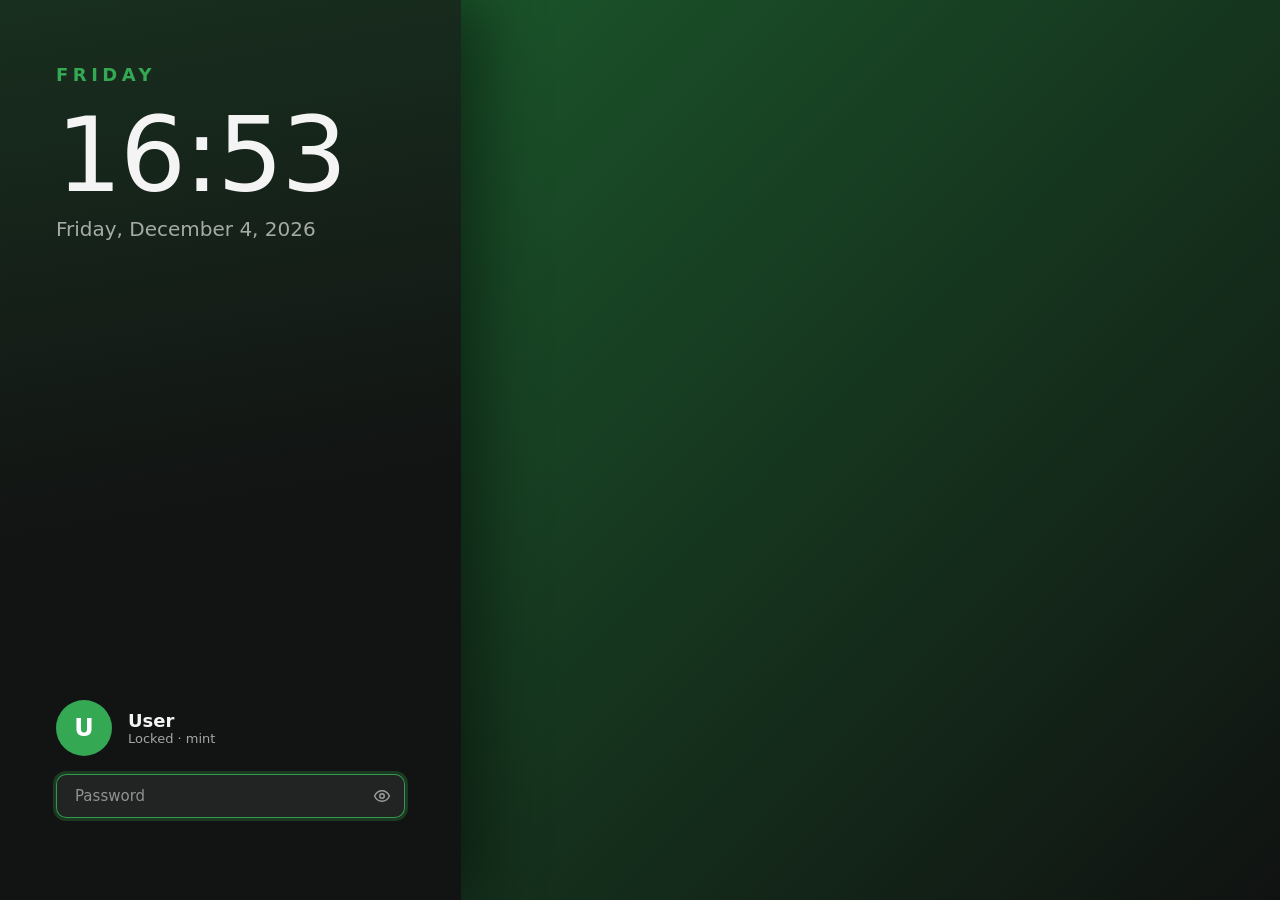
<file: web/designs/split.html>
<!doctype html>
<html>
<head>
<meta charset="utf-8">
<title>Split</title>
<script type="application/json" id="meta">
{ "name": "Split", "description": "Your wallpaper sharp on the right, a tinted panel on the left with the day and your sign-in.",
  "tags": ["wallpaper", "avatar", "panel"], "category": "Styling", "order": 4 }
</script>
<link rel="stylesheet" href="../lib/lock.css">
<script src="../lib/lock.js"></script>
<style>
  body { display: grid; grid-template-columns: minmax(420px, 36%) 1fr; }
  .photo { background: #111 var(--wallpaper) center / cover no-repeat; }
  [data-no-wallpaper] .photo { background: linear-gradient(135deg, rgba(var(--accent-rgb), .5), #101211); }
  .panel {
    position: relative; display: flex; flex-direction: column; justify-content: space-between;
    padding: 64px 56px 56px;
    background: linear-gradient(170deg, rgba(var(--accent-rgb), .18), transparent 55%), #121413;
    box-shadow: 20px 0 60px rgba(0,0,0,.45); z-index: 1;
  }
  .weekday { font-size: 18px; letter-spacing: .25em; text-transform: uppercase; color: var(--accent); font-weight: 600; }
  .time { font-size: 104px; font-weight: 250; line-height: 1; margin-top: 18px; letter-spacing: -.02em; }
  .date { font-size: 20px; color: var(--muted); margin-top: 10px; }
  .message { margin-top: 26px; font-size: 15px; padding-left: 14px; border-left: 2px solid var(--accent); color: rgba(255,255,255,.8); }
  .who { display: flex; align-items: center; gap: 16px; margin-bottom: 18px; }
  .ml-avatar { width: 56px; height: 56px; font-size: 24px; }
  .name { font-size: 18px; font-weight: 600; }
  .sub { font-size: 13px; color: var(--muted); }
  .ml-field { width: 100%; border-radius: 10px; background: rgba(255,255,255,.07); }
  .ml-status { text-align: left; margin-top: 8px; }
</style>
</head>
<body>
  <section class="panel">
    <div>
      <div class="weekday" data-ml-date="weekday"></div>
      <div class="time" data-ml-time></div>
      <div class="date" data-ml-date="full"></div>
      <div class="message" data-ml-message></div>
    </div>
    <div>
      <div class="who">
        <div class="ml-avatar" data-ml-avatar></div>
        <div><div class="name" data-ml-name></div><div class="sub">Locked · <span data-ml-host></span></div></div>
      </div>
      <label class="ml-field" data-ml-field><input data-ml-password><button class="ml-reveal" data-ml-reveal></button></label>
      <div class="ml-status" data-ml-status></div>
    </div>
  </section>
  <div class="photo"></div>
</body>
</html>
</file>
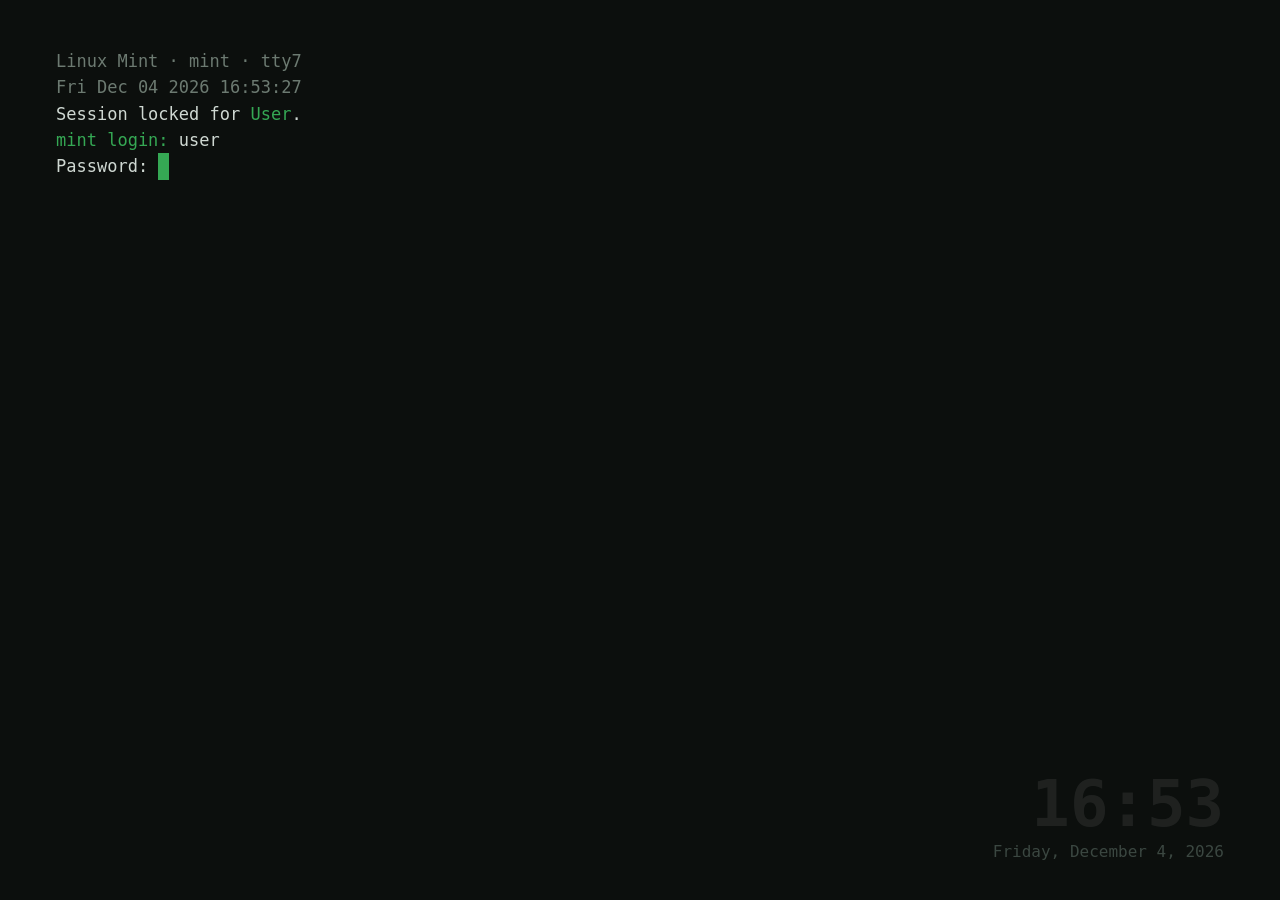
<file: web/designs/terminal.html>
<!doctype html>
<html>
<head>
<meta charset="utf-8">
<title>Terminal</title>
<script type="application/json" id="meta">
{ "name": "Terminal", "description": "A text console login: hostname, a prompt, and a blinking block cursor.",
  "tags": ["mono", "retro", "typing"], "category": "Styling", "order": 3 }
</script>
<link rel="stylesheet" href="../lib/lock.css">
<script src="../lib/lock.js"></script>
<style>
  body { background: #0c0f0d; font-family: var(--mono); font-size: 17px; line-height: 1.55; color: #cfd8d2; padding: 48px 56px; }
  .acc { color: var(--accent); }
  .dim { color: #6c7a71; }
  .err { color: #ff7b72; }
  #log div { white-space: pre-wrap; }
  .prompt { display: flex; white-space: pre; }
  .prompt input { position: absolute; opacity: 0; width: 1px; height: 1px; }
  .stars { color: #cfd8d2; }
  .cursor { display: inline-block; width: .6em; background: var(--accent); animation: blink 1.05s steps(1) infinite; }
  @keyframes blink { 50% { opacity: 0; } }
  .ml-busy .cursor { animation: none; opacity: .3; }
  .ml-status { display: none; }
  .big { position: fixed; right: 56px; bottom: 40px; text-align: right; font-size: 64px; line-height: 1; color: rgba(255,255,255,.08); font-weight: 700; }
  .big small { display: block; font-size: 16px; font-weight: 400; color: #3b4741; margin-top: 8px; }
</style>
</head>
<body>
  <div id="log"></div>
  <label class="prompt" data-ml-field><span>Password: </span><span class="stars"></span><span class="cursor">&nbsp;</span><input data-ml-password></label>
  <div class="ml-status" data-ml-status></div>
  <div class="big"><span data-ml-time></span><small data-ml-date="full"></small></div>
<script>
  const log = document.getElementById("log");
  const stars = document.querySelector(".stars");
  const env = MintLock.env;
  function line(html) { const d = document.createElement("div"); d.innerHTML = html; log.appendChild(d); }
  const esc = (s) => String(s).replace(/[&<>]/g, (c) => ({ "&": "&amp;", "<": "&lt;", ">": "&gt;" })[c]);
  const now = new Date();
  line(`<span class="dim">Linux Mint · ${esc(env.host)} · tty7</span>`);
  line(`<span class="dim">${esc(now.toString().slice(0, 24))}</span>`);
  line("");
  line(`Session locked for <span class="acc">${esc(env.realName)}</span>.`);
  if (env.message) line(`<span class="dim">note:</span> ${esc(env.message)}`);
  line("");
  line(`<span class="acc">${esc(env.host)} login:</span> ${esc(env.user)}`);
  MintLock.on("key", (k) => {
    if (k.kind !== "submit") stars.textContent = "*".repeat(Math.min(k.length, 40));
  });
  MintLock.on("auth", (state, text) => {
    if (state === "failed") {
      line(`Password: ${stars.textContent || ""}`);
      line(`<span class="err">${esc(text || "Login incorrect")}</span>`);
      line("");
      line(`<span class="acc">${esc(env.host)} login:</span> ${esc(env.user)}`);
      stars.textContent = "";
      while (log.children.length > 18) log.firstChild.remove();
    } else if (state === "info" && text) {
      line(`<span class="dim">${esc(text)}</span>`);
    }
  });
  MintLock.on("unlock", () => { line(`<span class="acc">Welcome back.</span>`); });
</script>
</body>
</html>
</file>
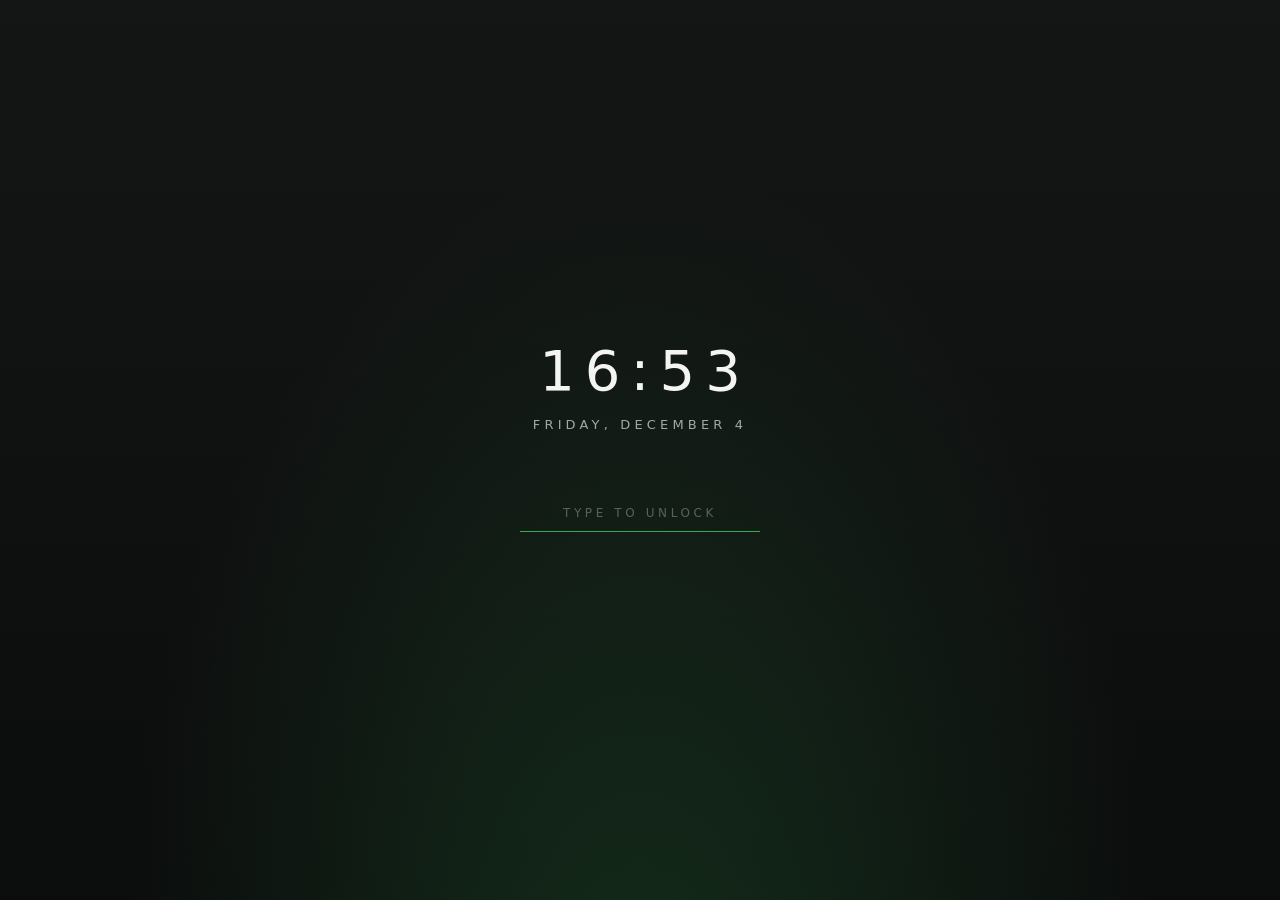
<file: web/designs/zen.html>
<!doctype html>
<html>
<head>
<meta charset="utf-8">
<title>Zen</title>
<script type="application/json" id="meta">
{ "name": "Zen", "description": "A small thin clock, a single line to type on, and a lot of quiet space.",
  "tags": ["minimal", "calm", "no wallpaper"], "category": "Styling", "order": 2 }
</script>
<link rel="stylesheet" href="../lib/lock.css">
<script src="../lib/lock.js"></script>
<style>
  body {
    background: radial-gradient(ellipse at 50% 120%, rgba(var(--accent-rgb), .22), transparent 60%),
                linear-gradient(#141615, #0b0c0c);
    display: grid; place-items: center;
  }
  main { display: flex; flex-direction: column; align-items: center; gap: 14px; }
  .time { font-size: 56px; font-weight: 200; letter-spacing: .18em; padding-left: .18em; }
  .date { font-size: 13px; letter-spacing: .32em; text-transform: uppercase; color: var(--muted); }
  .line { position: relative; margin-top: 56px; width: 240px; height: 30px; }
  .line input { position: absolute; inset: 0; opacity: 0; }
  .line::after {
    content: ""; position: absolute; left: 0; right: 0; bottom: 0; height: 1px;
    background: rgba(255,255,255,.25); transition: background .3s, transform .3s;
  }
  .line:focus-within::after { background: var(--accent); }
  .dots { position: absolute; inset: 0 0 8px; display: flex; justify-content: center; align-items: center; gap: 9px; }
  .dots i { width: 6px; height: 6px; border-radius: 50%; background: var(--fg); animation: pop .25s ease; }
  @keyframes pop { from { transform: scale(0); } }
  .ph { position: absolute; inset: 0 0 8px; display: grid; place-items: center; font-size: 12px; letter-spacing: .3em; color: rgba(255,255,255,.3); text-transform: uppercase; }
  .ml-has-text .ph { display: none; }
  .ml-status { font-size: 12px; letter-spacing: .08em; }
  .ml-busy .dots i { animation: breathe 1s ease-in-out infinite; }
  .ml-busy .dots i:nth-child(2n) { animation-delay: .2s; }
  @keyframes breathe { 50% { opacity: .2; } }
</style>
</head>
<body>
  <main>
    <div class="time" data-ml-time></div>
    <div class="date" data-ml-date="long"></div>
    <label class="line" data-ml-field>
      <input data-ml-password>
      <div class="dots"></div>
      <div class="ph">type to unlock</div>
    </label>
    <div class="ml-status" data-ml-status></div>
  </main>
<script>
  const dots = document.querySelector(".dots");
  MintLock.on("key", (k) => {
    const n = Math.min(k.kind === "submit" ? dots.children.length : k.length, 24);
    while (dots.children.length < n) dots.appendChild(document.createElement("i"));
    while (dots.children.length > n) dots.lastChild.remove();
  });
</script>
</body>
</html>
</file>
<file: web/explorer/explorer.css>
:root {
  --accent: #35a854; --accent-rgb: 53, 168, 84; --on-accent: #fff;
  --bg: #161817; --panel: #1d201f; --card: #232625; --line: rgba(255,255,255,.08);
  --fg: #eceeed; --muted: #9aa19e;
  --font: "Inter", "Ubuntu", "Noto Sans", sans-serif;
  color-scheme: dark;
}
* { box-sizing: border-box; }
html, body { margin: 0; height: 100%; overflow: hidden; }
body {
  display: grid; grid-template-columns: 220px 1fr 400px; grid-template-rows: minmax(0, 1fr); background: var(--bg); color: var(--fg);
  font: 14px/1.45 var(--font); -webkit-font-smoothing: antialiased; user-select: none;
}
button { font: inherit; color: inherit; cursor: pointer; }
kbd { font: 11px var(--font); padding: 1px 6px; border-radius: 4px; background: rgba(255,255,255,.1); margin-left: 6px; opacity: .8; }
[hidden] { display: none !important; }

/* sidebar */
.side { background: var(--panel); border-right: 1px solid var(--line); display: flex; flex-direction: column; padding: 18px 12px; }
.brand { display: flex; align-items: center; gap: 10px; font-weight: 650; font-size: 16px; padding: 4px 10px 18px; }
.brand svg { width: 22px; height: 22px; color: var(--accent); }
nav { display: flex; flex-direction: column; gap: 2px; }
nav button { display: flex; justify-content: space-between; align-items: center; text-align: left; border: 0; background: none; padding: 8px 10px; border-radius: 8px; color: var(--muted); }
nav button:hover { background: rgba(255,255,255,.05); color: var(--fg); }
nav button.active { background: rgba(var(--accent-rgb), .16); color: var(--fg); }
nav .count { font-size: 12px; opacity: .7; }
nav hr { border: 0; border-top: 1px solid var(--line); margin: 10px 4px; }
.hook { margin-top: auto; padding: 12px; border-radius: 10px; background: rgba(255,255,255,.04); font-size: 12.5px; color: var(--muted); }
.hook b { display: flex; align-items: center; gap: 8px; color: var(--fg); font-size: 13px; margin-bottom: 4px; }
.hook b::before { content: ""; width: 8px; height: 8px; border-radius: 50%; background: #e0a43a; }
.hook.on b::before { background: #4cc46a; }
.hook button { margin-top: 10px; width: 100%; border: 1px solid var(--line); background: rgba(255,255,255,.06); padding: 6px; border-radius: 7px; }

/* main */
.main { display: flex; flex-direction: column; min-width: 0; min-height: 0; }
.bar { display: flex; gap: 10px; align-items: center; padding: 16px 22px; border-bottom: 1px solid var(--line); }
.search { flex: 1; display: flex; align-items: center; gap: 8px; background: rgba(255,255,255,.06); border: 1px solid transparent; border-radius: 9px; padding: 0 12px; height: 36px; }
.search:focus-within { border-color: rgba(var(--accent-rgb), .7); }
.search svg { width: 16px; height: 16px; color: var(--muted); }
.search input { flex: 1; border: 0; outline: 0; background: none; color: inherit; font: inherit; }
.ghost { width: 36px; height: 36px; border-radius: 9px; border: 1px solid var(--line); background: none; color: var(--muted); }

.grid { flex: 1; min-height: 0; overflow-y: auto; padding: 20px 22px 40px; display: grid; grid-template-columns: repeat(auto-fill, minmax(240px, 1fr)); gap: 18px; align-content: start; }
.card { position: relative; border-radius: 12px; background: var(--card); border: 2px solid transparent; overflow: hidden; cursor: pointer; transition: border-color .15s, transform .15s; }
.card:hover { transform: translateY(-2px); }
.card.sel { border-color: var(--accent); }
.thumb { position: relative; aspect-ratio: 16 / 9; overflow: hidden; background: #000; }
.thumb iframe, .scaler iframe { position: absolute; top: 0; left: 0; width: 1280px; height: 720px; border: 0; transform-origin: 0 0; transform: scale(var(--s, .2)); pointer-events: none; }
.meta { display: flex; align-items: center; gap: 8px; padding: 9px 12px; }
.meta .name { font-weight: 600; flex: 1; white-space: nowrap; overflow: hidden; text-overflow: ellipsis; }
.badge { font-size: 11px; font-weight: 600; padding: 2px 8px; border-radius: 10px; background: var(--accent); color: var(--on-accent); }
.badge.mine { background: rgba(255,255,255,.12); color: var(--fg); }
.star { border: 0; background: none; width: 26px; height: 26px; padding: 3px; color: var(--muted); border-radius: 6px; }
.star svg { width: 100%; height: 100%; }
.star.on { color: #f5c542; }
.star.on svg { fill: currentColor; }
.empty { padding: 60px; text-align: center; color: var(--muted); }

/* detail */
.detail { background: var(--panel); border-left: 1px solid var(--line); display: flex; flex-direction: column; overflow-y: auto; }
.stage { padding: 18px 18px 0; }
.scaler { position: relative; aspect-ratio: 16 / 9; border-radius: 10px; overflow: hidden; background: #000; box-shadow: 0 10px 30px rgba(0,0,0,.4); }
.scaler iframe { pointer-events: auto; }
.detail-body { padding: 16px 20px 20px; }
.detail-head { display: flex; align-items: center; gap: 8px; }
.detail-head h2 { margin: 0; font-size: 22px; flex: 1; }
#d-desc { color: var(--muted); margin: 6px 0 12px; }
.tags { display: flex; flex-wrap: wrap; gap: 6px; margin-bottom: 18px; }
.tags span { font-size: 12px; padding: 2px 9px; border-radius: 10px; background: rgba(255,255,255,.07); color: var(--muted); }
.actions { display: flex; flex-direction: column; gap: 8px; }
.actions button { display: flex; justify-content: space-between; align-items: center; padding: 10px 14px; border-radius: 9px; border: 1px solid var(--line); background: rgba(255,255,255,.05); text-align: left; }
.actions button:hover { background: rgba(255,255,255,.09); }
.actions .primary { background: var(--accent); color: var(--on-accent); border-color: transparent; font-weight: 600; }
.actions .primary:hover { background: var(--accent); filter: brightness(1.08); }
.actions .primary[disabled] { opacity: .55; cursor: default; filter: none; }
.tip { font-size: 12px; color: var(--muted); margin-top: 16px; }

/* settings */
.settings { flex: 1; min-height: 0; overflow-y: auto; padding: 10px 28px 60px; max-width: 760px; }
.settings h3 { font-size: 12px; text-transform: uppercase; letter-spacing: .12em; color: var(--muted); margin: 28px 0 8px; }
.row { display: flex; align-items: center; gap: 18px; padding: 14px 0; border-bottom: 1px solid var(--line); }
.row .lbl { flex: 1; }
.row .lbl b { display: block; font-weight: 550; }
.row .lbl small { color: var(--muted); font-size: 12.5px; }
.switch { position: relative; width: 42px; height: 24px; border-radius: 12px; border: 0; background: rgba(255,255,255,.18); flex: none; transition: background .2s; }
.switch::after { content: ""; position: absolute; top: 3px; left: 3px; width: 18px; height: 18px; border-radius: 50%; background: #fff; transition: transform .2s; }
.switch[aria-checked="true"] { background: var(--accent); }
.switch[aria-checked="true"]::after { transform: translateX(18px); }
.row input[type="range"] { width: 180px; accent-color: var(--accent); }
.row input[type="text"] { width: 240px; padding: 7px 10px; border-radius: 7px; border: 1px solid var(--line); background: rgba(255,255,255,.06); color: inherit; font: inherit; outline: 0; }
.row input[type="text"]:focus { border-color: var(--accent); }
.row input[type="color"] { width: 42px; height: 30px; border: 0; padding: 0; background: none; }
.row .val { width: 44px; text-align: right; color: var(--muted); font-variant-numeric: tabular-nums; }
.small-btn { padding: 6px 12px; border-radius: 7px; border: 1px solid var(--line); background: rgba(255,255,255,.06); }

/* sheet + toast */
.sheet { position: fixed; inset: 0; background: rgba(0,0,0,.55); display: grid; place-items: center; z-index: 20; }
.sheet-card { background: var(--panel); border: 1px solid var(--line); border-radius: 14px; padding: 22px 28px; min-width: 460px; }
.sheet-card h3 { margin: 0 0 12px; }
.sheet dl { display: grid; grid-template-columns: auto 1fr; gap: 8px 22px; margin: 0; }
.sheet dt { font-weight: 600; } .sheet dd { margin: 0; color: var(--muted); }
.toast { position: fixed; bottom: 22px; left: 50%; transform: translate(-50%, 30px); opacity: 0; background: #2b2f2d; border: 1px solid var(--line); padding: 9px 16px; border-radius: 9px; transition: .25s; pointer-events: none; z-index: 30; }
.toast.show { transform: translate(-50%, 0); opacity: 1; }

@media (max-width: 1100px) { body { grid-template-columns: 190px 1fr 330px; } }
</file>
<file: web/lib/lock.css>
/* Shared base for mint-lock designs. Designs override freely. */

*, *::before, *::after { box-sizing: border-box; }

:root {
  --accent: #35a854;
  --accent-rgb: 53, 168, 84;
  --on-accent: #fff;
  --fg: #f4f4f4;
  --muted: rgba(255, 255, 255, 0.62);
  --font: "Inter", "Ubuntu", "Noto Sans", "DejaVu Sans", sans-serif;
  --mono: "JetBrainsMono Nerd Font", "JetBrains Mono", "FiraMono Nerd Font", "DejaVu Sans Mono", monospace;
  --serif: "DejaVu Serif", "Noto Serif", Georgia, serif;
  color-scheme: dark;
}

html, body {
  margin: 0; height: 100%; overflow: hidden;
  background: #000; color: var(--fg);
  font-family: var(--font);
  -webkit-font-smoothing: antialiased;
  user-select: none; cursor: default;
}

[hidden] { display: none !important; }

/* Wallpaper layer: <div class="ml-wallpaper"></div> */
.ml-wallpaper {
  position: fixed; inset: calc(var(--blur) * -2);
  background: #111 var(--wallpaper) center / cover no-repeat;
  filter: blur(var(--blur));
}
.ml-wallpaper::after {
  content: ""; position: absolute; inset: 0;
  background: rgba(0, 0, 0, var(--dim));
}
[data-no-wallpaper] .ml-wallpaper {
  background: radial-gradient(circle at 30% 20%, rgba(var(--accent-rgb), 0.35), transparent 60%),
              linear-gradient(160deg, #1b1f1d, #0c0d0d);
}

/* Avatar: <div class="ml-avatar" data-ml-avatar></div> */
.ml-avatar {
  width: 96px; height: 96px; border-radius: 50%; overflow: hidden;
  display: grid; place-items: center;
  background: var(--accent); color: var(--on-accent);
  font-size: 40px; font-weight: 600;
}
.ml-avatar img { width: 100%; height: 100%; object-fit: cover; display: block; }

/* Password field: <label class="ml-field" data-ml-field><input data-ml-password><button data-ml-reveal></button></label> */
.ml-field {
  display: flex; align-items: center; gap: 6px;
  width: 300px; height: 44px; padding: 0 6px 0 16px;
  border-radius: 22px;
  background: rgba(255, 255, 255, 0.14);
  border: 1px solid rgba(255, 255, 255, 0.18);
  transition: border-color 0.2s, background 0.2s, box-shadow 0.2s;
}
.ml-field:focus-within {
  border-color: rgba(var(--accent-rgb), 0.9);
  box-shadow: 0 0 0 3px rgba(var(--accent-rgb), 0.25);
}
.ml-field input {
  flex: 1; min-width: 0; height: 100%;
  border: 0; outline: 0; background: transparent;
  color: inherit; font: inherit; font-size: 15px; letter-spacing: 0.04em;
  caret-color: var(--accent);
}
.ml-field input::placeholder { color: rgba(255, 255, 255, 0.5); letter-spacing: 0; }
.ml-reveal {
  flex: none; width: 32px; height: 32px; border: 0; border-radius: 50%;
  background: transparent; color: rgba(255, 255, 255, 0.55); cursor: pointer;
  display: grid; place-items: center; padding: 0;
}
.ml-reveal:hover { background: rgba(255, 255, 255, 0.1); color: #fff; }
.ml-reveal svg { width: 18px; height: 18px; }
.ml-reveal[aria-pressed="true"] { color: var(--accent); }

.ml-busy { opacity: 0.6; }
.ml-busy input { cursor: progress; }

@keyframes ml-shake {
  0%, 100% { transform: translateX(0); }
  20% { transform: translateX(-10px); }
  40% { transform: translateX(9px); }
  60% { transform: translateX(-6px); }
  80% { transform: translateX(3px); }
}
.ml-shake { animation: ml-shake 0.42s ease; }

.ml-status {
  min-height: 1.4em; font-size: 13px; color: var(--muted); text-align: center;
}
.ml-status[data-kind="error"] { color: #ff8a80; }

.ml-battery {
  position: fixed; top: 18px; right: 22px; z-index: 50;
  padding: 6px 12px; border-radius: 14px;
  background: rgba(200, 40, 40, 0.85); color: #fff; font: 600 13px var(--font);
}

/* Unlock outro, default: fade + slight zoom. Designs may replace it. */
html.ml-unlocking body { transition: opacity 0.4s ease, transform 0.4s ease; opacity: 0; transform: scale(1.04); }
html[data-reduce-motion].ml-unlocking body { transition: none; }

/* Resting state after a while with no input */
html.ml-asleep body > * { transition: opacity 1.5s ease; opacity: 0.12; }
html.ml-asleep .ml-battery { opacity: 1; }

html[data-reduce-motion] *, html[data-reduce-motion] *::before, html[data-reduce-motion] *::after {
  animation-duration: 0.001s !important; animation-iteration-count: 1 !important;
  transition-duration: 0.001s !important;
}

/* Thumbnails in the explorer: no caret, no hover */
html[data-mode="thumb"] { pointer-events: none; }
html[data-mode="thumb"] input { caret-color: transparent; }
</file>
